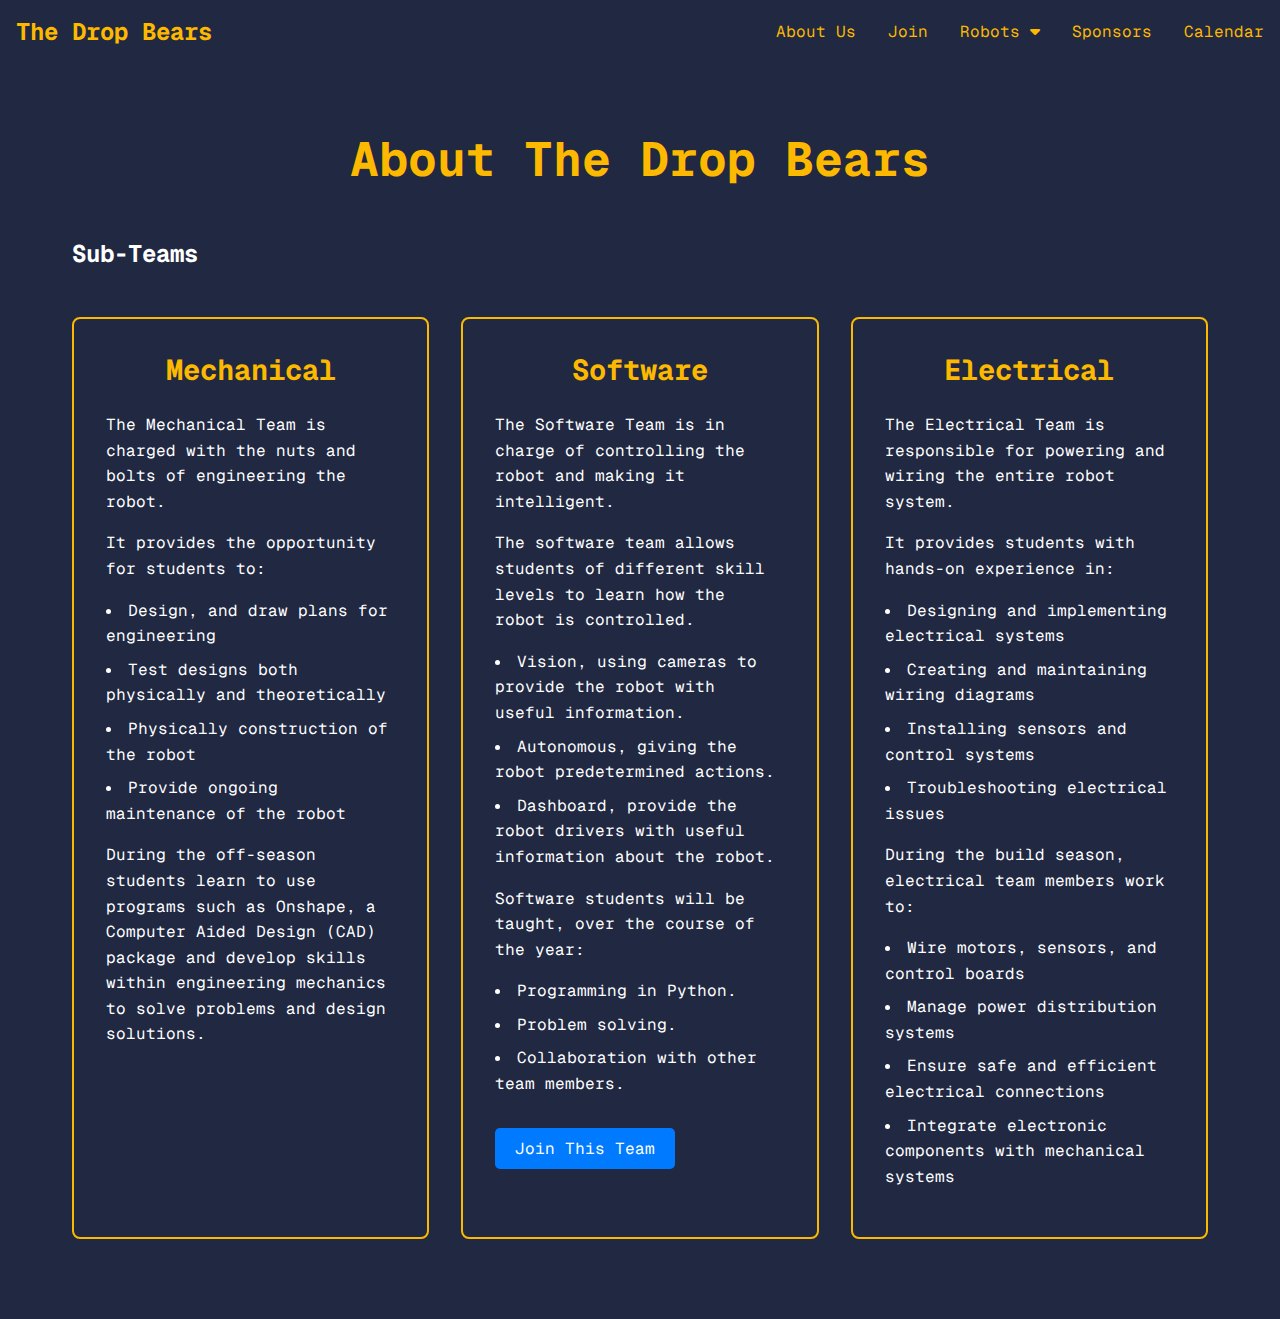
<file: about.html>
<!DOCTYPE html>
<html lang="en">
<head>
    <meta charset="UTF-8">
    <meta name="viewport" content="width=device-width, initial-scale=1.0">
    <title>About Us - The Drop Bears</title>
    <link href="https://fonts.googleapis.com/css2?family=Geist+Mono:wght@400;700&display=swap" rel="stylesheet">
    <link rel="stylesheet" href="https://cdnjs.cloudflare.com/ajax/libs/font-awesome/6.5.1/css/all.min.css">
    <link rel="stylesheet" href="styles.css">
</head>
<body>
    <!-- Same navigation as index.html -->
    <nav>
        <a href="https://dropbears.playcode.io" class="logo">The Drop Bears</a>
        <ul class="nav-links">
            <li><a href="https://dropbears.playcode.io/about">About Us</a></li>
            <li><a href="https://dropbears.playcode.io/join">Join</a></li>
            <li class="dropdown">
                <a href="https://dropbears.playcode.io/robots">Robots <i class="fas fa-caret-down"></i></a>
                <div class="dropdown-content">
                    <a href="https://dropbears.playcode.io/robots#current">Current Robot</a>
                    <a href="https://dropbears.playcode.io/robots#past">Past Robots</a>
                    <a href="https://dropbears.playcode.io/robots#awards">Awards</a>
                </div>
            </li>
            <li><a href="https://dropbears.playcode.io/sponsors">Sponsors</a></li>
            <li><a href="https://dropbears.playcode.io/calendar">Calendar</a></li>
        </ul>
    </nav>

    <div class="content-wrapper">
        <h1 class="section-title">About The Drop Bears</h1>
        
        <section class="team-info">
            <h2>Sub-Teams</h2>
            <div class="team-grid">
                <div class="team-card">
                    <h3>Mechanical</h3>
                    <p>The Mechanical Team is charged with the nuts and bolts of engineering the robot.</p>
                    
                    <p>It provides the opportunity for students to:</p>
                    <ul>
                        <li>Design, and draw plans for engineering</li>
                        <li>Test designs both physically and theoretically</li>
                        <li>Physically construction of the robot</li>
                        <li>Provide ongoing maintenance of the robot</li>
                    </ul>
                    
                    <p>During the off-season students learn to use programs such as Onshape, a Computer Aided Design (CAD) package and develop skills within engineering mechanics to solve problems and design solutions.</p>
                </div>

                <div class="team-card">
                    <h3>Software</h3>
                    <p>The Software Team is in charge of controlling the robot and making it intelligent.</p>
                    
                    <p>The software team allows students of different skill levels to learn how the robot is controlled.</p>
                    
                    <ul>
                        <li>Vision, using cameras to provide the robot with useful information.</li>
                        <li>Autonomous, giving the robot predetermined actions.</li>
                        <li>Dashboard, provide the robot drivers with useful information about the robot.</li>
                    </ul>
                    
                    <p>Software students will be taught, over the course of the year:</p>
                    <ul>
                        <li>Programming in Python.</li>
                        <li>Problem solving.</li>
                        <li>Collaboration with other team members.</li>
                    </ul>
                    <a href="join.html?team=software" class="join-team-btn">Join This Team</a>
                </div>

                <div class="team-card">
                    <h3>Electrical</h3>
                    <p>The Electrical Team is responsible for powering and wiring the entire robot system.</p>
                    
                    <p>It provides students with hands-on experience in:</p>
                    <ul>
                        <li>Designing and implementing electrical systems</li>
                        <li>Creating and maintaining wiring diagrams</li>
                        <li>Installing sensors and control systems</li>
                        <li>Troubleshooting electrical issues</li>
                    </ul>
                    
                    <p>During the build season, electrical team members work to:</p>
                    <ul>
                        <li>Wire motors, sensors, and control boards</li>
                        <li>Manage power distribution systems</li>
                        <li>Ensure safe and efficient electrical connections</li>
                        <li>Integrate electronic components with mechanical systems</li>
                    </ul>
                    
                    
                </div>
            </div>
        </section>
    </div>
</body>
</html>
</file>
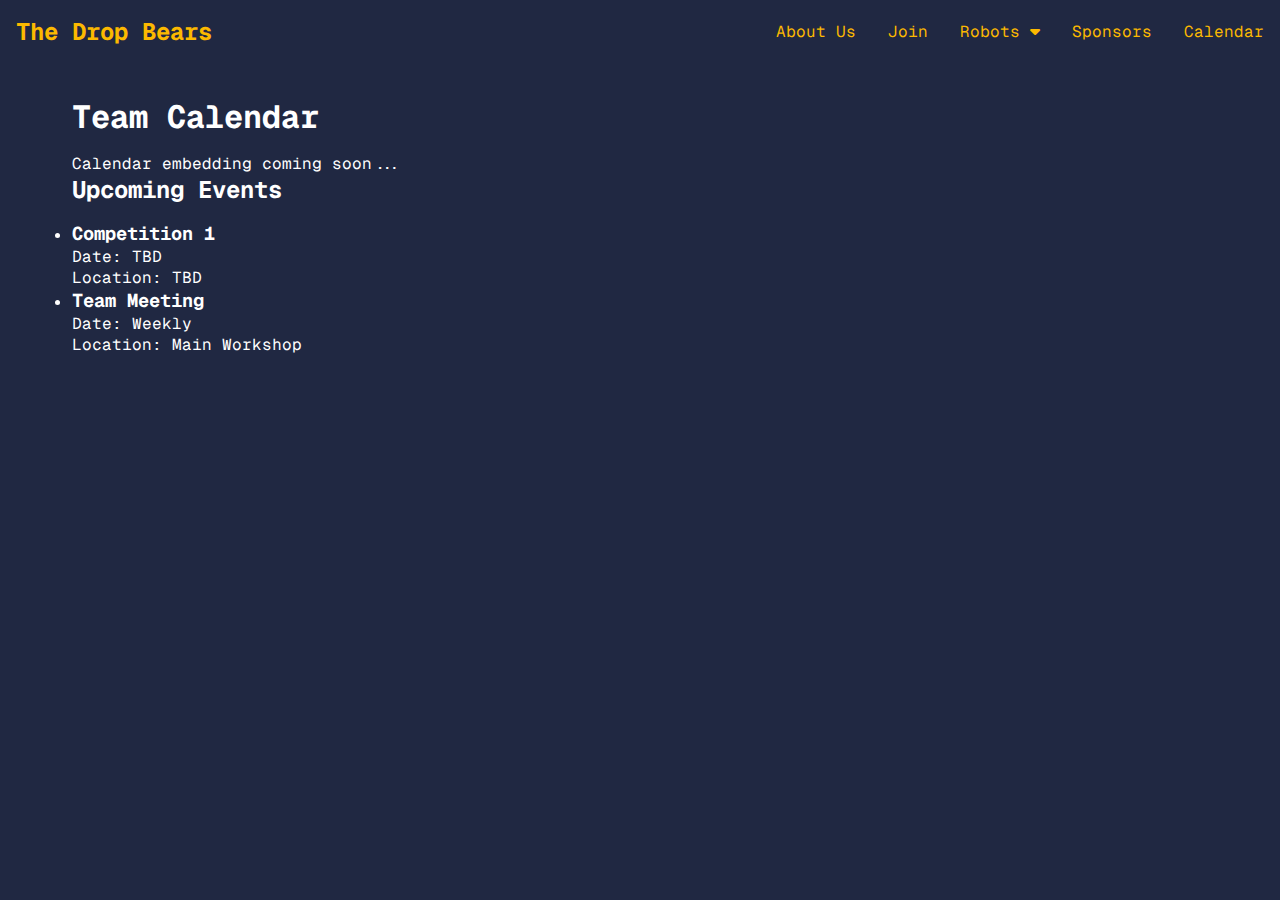
<file: calendar.html>
<!DOCTYPE html>
<html lang="en">
<head>
    <meta charset="UTF-8">
    <meta name="viewport" content="width=device-width, initial-scale=1.0">
    <title>Calendar - The Drop Bears</title>
    <link href="https://fonts.googleapis.com/css2?family=Geist+Mono:wght@400;700&display=swap" rel="stylesheet">
    <link rel="stylesheet" href="https://cdnjs.cloudflare.com/ajax/libs/font-awesome/6.5.1/css/all.min.css">
    <link rel="stylesheet" href="styles.css">
</head>
<body>
    <nav>
        <a href="https://dropbears.playcode.io" class="logo">The Drop Bears</a>
        <ul class="nav-links">
            <li><a href="https://dropbears.playcode.io/about">About Us</a></li>
            <li><a href="https://dropbears.playcode.io/join">Join</a></li>
            <li class="dropdown">
                <a href="https://dropbears.playcode.io/robots">Robots <i class="fas fa-caret-down"></i></a>
                <div class="dropdown-content">
                    <a href="https://dropbears.playcode.io/robots#current">Current Robot</a>
                    <a href="https://dropbears.playcode.io/robots#past">Past Robots</a>
                    <a href="https://dropbears.playcode.io/robots#awards">Awards</a>
                </div>
            </li>
            <li><a href="https://dropbears.playcode.io/sponsors">Sponsors</a></li>
            <li><a href="https://dropbears.playcode.io/calendar">Calendar</a></li>
        </ul>
    </nav>

    <div class="content-wrapper">
        <h1>Team Calendar</h1>
        <section class="calendar-section">
            <div class="calendar-container">
                <!-- Embed your calendar here (Google Calendar, etc.) -->
                <p>Calendar embedding coming soon...</p>
            </div>

            <div class="upcoming-events">
                <h2>Upcoming Events</h2>
                <ul class="events-list">
                    <li>
                        <h3>Competition 1</h3>
                        <p>Date: TBD</p>
                        <p>Location: TBD</p>
                    </li>
                    <li>
                        <h3>Team Meeting</h3>
                        <p>Date: Weekly</p>
                        <p>Location: Main Workshop</p>
                    </li>
                </ul>
            </div>
        </section>
    </div>
</body>
</html>
</file>
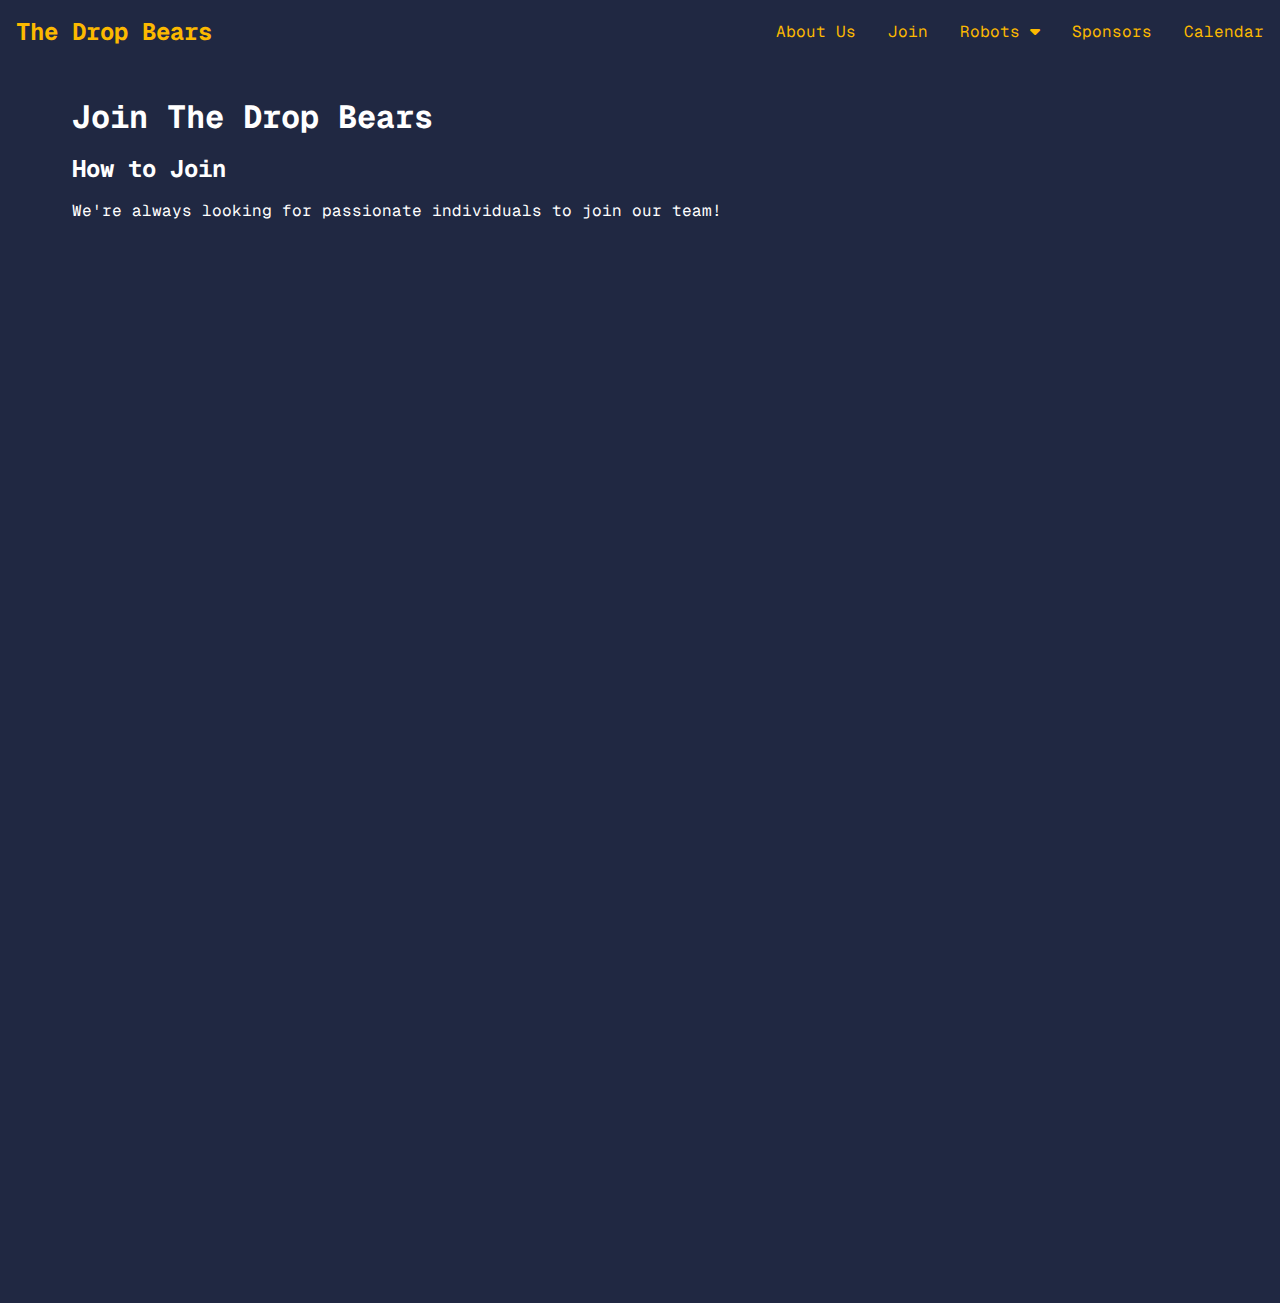
<file: join.html>
<!DOCTYPE html>
<html lang="en">
<head>
    <meta charset="UTF-8">
    <meta name="viewport" content="width=device-width, initial-scale=1.0">
    <title>Join Us - The Drop Bears</title>
    <link href="https://fonts.googleapis.com/css2?family=Geist+Mono:wght@400;700&display=swap" rel="stylesheet">
    <link rel="stylesheet" href="https://cdnjs.cloudflare.com/ajax/libs/font-awesome/6.5.1/css/all.min.css">
    <link rel="stylesheet" href="styles.css">
</head>
<body>
    <nav>
        <a href="https://dropbears.playcode.io" class="logo">The Drop Bears</a>
        <ul class="nav-links">
            <li><a href="https://dropbears.playcode.io/about">About Us</a></li>
            <li><a href="https://dropbears.playcode.io/join">Join</a></li>
            <li class="dropdown">
                <a href="https://dropbears.playcode.io/robots">Robots <i class="fas fa-caret-down"></i></a>
                <div class="dropdown-content">
                    <a href="https://dropbears.playcode.io/robots#current">Current Robot</a>
                    <a href="https://dropbears.playcode.io/robots#past">Past Robots</a>
                    <a href="https://dropbears.playcode.io/robots#awards">Awards</a>
                </div>
            </li>
            <li><a href="https://dropbears.playcode.io/sponsors">Sponsors</a></li>
            <li><a href="https://dropbears.playcode.io/calendar">Calendar</a></li>
        </ul>
    </nav>

    <div class="content-wrapper">
        <h1>Join The Drop Bears</h1>
        <section class="join-info">
            <h2>How to Join</h2>
            <p>We're always looking for passionate individuals to join our team!</p>
            
            <div class="google-form-container">
                <iframe 
                    src="https://docs.google.com/forms/d/e/1FAIpQLScQcI4WNEyhop5PvZrPBDDOjWkOML8W9z5QtaQ6kQUmJQLgnQ/viewform?embedded=true" 
                    width="640" 
                    height="978" 
                    frameborder="0" 
                    marginheight="0" 
                    marginwidth="0">
                    Loading…
                </iframe>
            </div>
        </section>
    </div>

    <script>
        window.onload = function() {
            const urlParams = new URLSearchParams(window.location.search);
            const team = urlParams.get('team');
            
            if (team) {
                const teamSelect = document.querySelector('select[name="team"]');
                if (teamSelect) {
                    teamSelect.value = team;
                }
            }
        }
    </script>
</body>
</html>
</file>
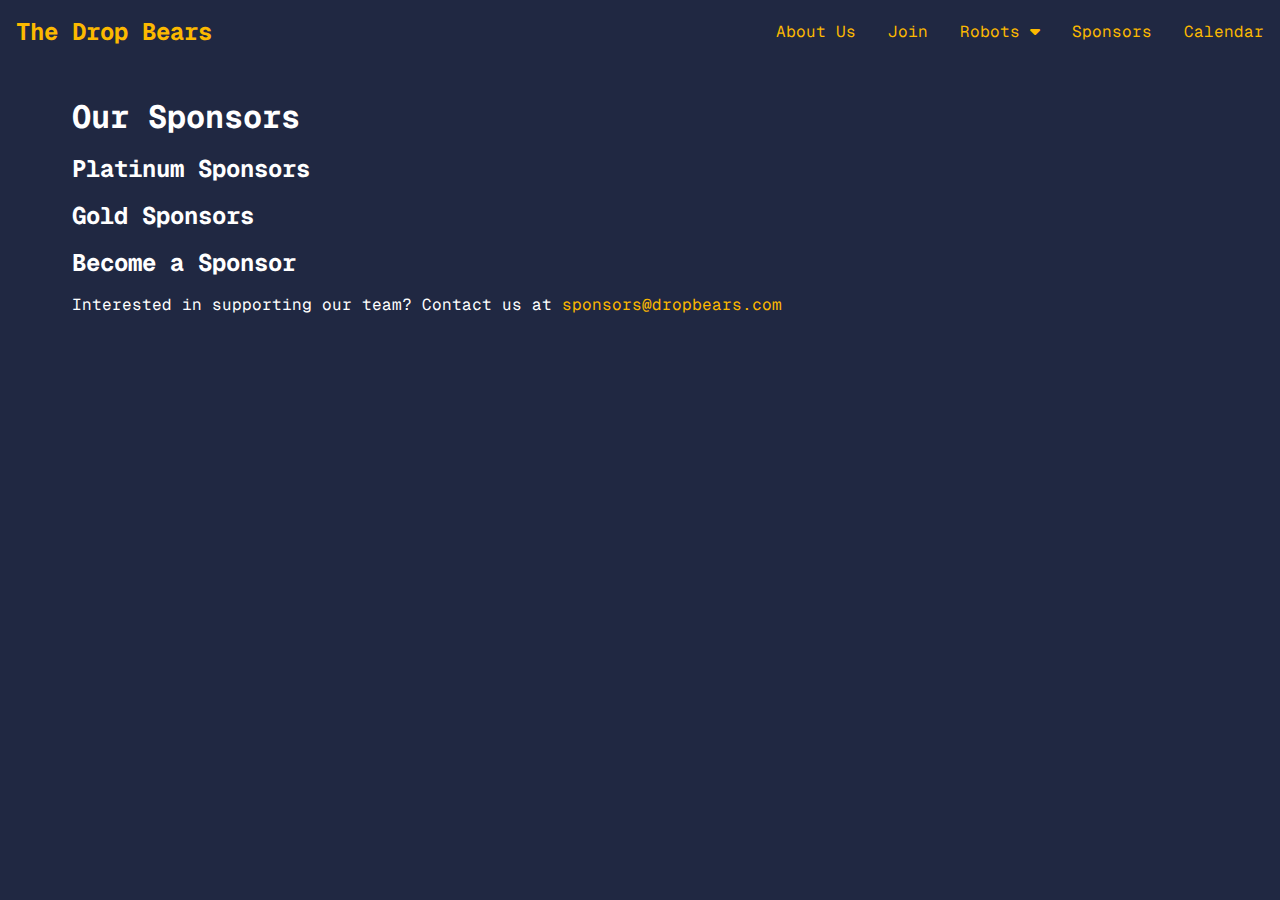
<file: sponsors.html>
<!DOCTYPE html>
<html lang="en">
<head>
    <meta charset="UTF-8">
    <meta name="viewport" content="width=device-width, initial-scale=1.0">
    <title>Sponsors - The Drop Bears</title>
    <link href="https://fonts.googleapis.com/css2?family=Geist+Mono:wght@400;700&display=swap" rel="stylesheet">
    <link rel="stylesheet" href="https://cdnjs.cloudflare.com/ajax/libs/font-awesome/6.5.1/css/all.min.css">
    <link rel="stylesheet" href="styles.css">
</head>
<body>
    <!-- Same navigation as other pages -->
    <nav>
        <a href="https://dropbears.playcode.io" class="logo">The Drop Bears</a>
        <ul class="nav-links">
            <li><a href="https://dropbears.playcode.io/about">About Us</a></li>
            <li><a href="https://dropbears.playcode.io/join">Join</a></li>
            <li class="dropdown">
                <a href="https://dropbears.playcode.io/robots">Robots <i class="fas fa-caret-down"></i></a>
                <div class="dropdown-content">
                    <a href="https://dropbears.playcode.io/robots#current">Current Robot</a>
                    <a href="https://dropbears.playcode.io/robots#past">Past Robots</a>
                    <a href="https://dropbears.playcode.io/robots#awards">Awards</a>
                </div>
            </li>
            <li><a href="https://dropbears.playcode.io/sponsors">Sponsors</a></li>
            <li><a href="https://dropbears.playcode.io/calendar">Calendar</a></li>
        </ul>
    </nav>

    <div class="content-wrapper">
        <h1>Our Sponsors</h1>
        <section class="sponsor-tiers">
            <div class="platinum-sponsors">
                <h2>Platinum Sponsors</h2>
                <div class="sponsor-grid">
                    <!-- Sponsor logos and info -->
                </div>
            </div>

            <div class="gold-sponsors">
                <h2>Gold Sponsors</h2>
                <div class="sponsor-grid">
                    <!-- Sponsor logos and info -->
                </div>
            </div>

            <section class="become-sponsor">
                <h2>Become a Sponsor</h2>
                <p>Interested in supporting our team? Contact us at <a href="mailto:sponsors@dropbears.com">sponsors@dropbears.com</a></p>
            </section>
        </section>
    </div>
</body>
</html>
</file>
<file: styles.css>
:root {
    --primary-bg: #202842;
    --accent-color: #FCB900;
}

* {
    margin: 0;
    padding: 0;
    box-sizing: border-box;
    font-family: 'Geist Mono', monospace;
}

body {
    background-color: var(--primary-bg);
    color: white;
}

/* Navigation Styles */
nav {
    background-color: var(--primary-bg);
    padding: 1rem;
    display: flex;
    justify-content: space-between;
    align-items: center;
    position: fixed;
    width: 100%;
    top: 0;
    z-index: 1000;
}

.logo {
    color: var(--accent-color);
    font-size: 1.5rem;
    font-weight: bold;
    text-decoration: none;
}

.nav-links {
    display: flex;
    gap: 2rem;
    list-style: none;
}

.nav-links a {
    color: var(--accent-color);
    text-decoration: none;
    transition: opacity 0.3s;
}

/* Content Wrapper */
.content-wrapper {
    padding: 6rem 2rem 2rem;
    max-width: 1200px;
    margin: 0 auto;
}

/* Form Styles */
.form-group {
    margin-bottom: 1rem;
}

input, select, textarea {
    width: 100%;
    padding: 0.5rem;
    margin-top: 0.5rem;
    background: #2a365a;
    border: 1px solid var(--accent-color);
    color: white;
}

button {
    background: var(--accent-color);
    color: var(--primary-bg);
    padding: 0.5rem 1rem;
    border: none;
    cursor: pointer;
}

/* Links */
a {
    color: var(--accent-color);
    text-decoration: none;
}

/* Sections */
section {
    margin-bottom: 2rem;
}

h1, h2 {
    margin-bottom: 1rem;
}

/* Grid Layout */
.info-grid {
    display: grid;
    grid-template-columns: repeat(3, 1fr);
    gap: 2rem;
    padding: 2rem;
    max-width: 1200px;
    margin: 0 auto;
}

.info-card {
    padding: 2rem;
    border-radius: 8px;
    border: 2px solid var(--accent-color);
}

.info-card h2 {
    color: var(--accent-color);
    font-size: 2rem;
    margin-bottom: 1rem;
    text-align: center;
}

.info-card hr {
    border: none;
    height: 2px;
    background-color: var(--accent-color);
    margin: 1rem 0;
}

.info-card p {
    font-size: 1.1rem;
    line-height: 1.6;
}

/* Add main heading style */
.section-title {
    color: var(--accent-color);
    font-size: 3rem;
    text-align: center;
    margin-bottom: 3rem;
    padding-top: 2rem;
}

/* Bouncing Arrow */
.scroll-arrow {
    position: absolute;
    bottom: 2rem;
    left: 50%;
    transform: translateX(-50%);
    color: white;
    font-size: 2rem;
    animation: bounce 2s infinite;
    cursor: pointer;
    transition: opacity 0.3s ease;
}

@keyframes bounce {
    0%, 20%, 50%, 80%, 100% {
        transform: translateY(0) translateX(-50%);
    }
    40% {
        transform: translateY(-30px) translateX(-50%);
    }
    60% {
        transform: translateY(-15px) translateX(-50%);
    }
}

.scroll-arrow.hidden {
    opacity: 0;
}

/* Team Grid Styles */
.team-grid {
    display: grid;
    grid-template-columns: repeat(3, 1fr);
    gap: 2rem;
    margin: 3rem 0;
}

.team-card {
    padding: 2rem;
    border: 2px solid var(--accent-color);
    border-radius: 8px;
}

.team-card h3 {
    color: var(--accent-color);
    font-size: 1.8rem;
    margin-bottom: 1.5rem;
    text-align: center;
}

.team-card ul {
    list-style-position: inside;
    margin: 1rem 0;
}

.team-card li {
    margin-bottom: 0.5rem;
    line-height: 1.6;
}

.team-card p {
    margin-bottom: 1rem;
    line-height: 1.6;
}

.join-team-btn {
    display: inline-block;
    background-color: #007bff;
    color: white;
    padding: 10px 20px;
    text-decoration: none;
    border-radius: 5px;
    margin-top: 15px;
    transition: background-color 0.3s ease;
}

.join-team-btn:hover {
    background-color: #0056b3;
}

.team-box {
    display: flex;
    flex-direction: column;
}

/* Dropdown styles */
.dropdown {
    position: relative;
}

.dropdown-content {
    display: none;
    position: absolute;
    background-color: var(--primary-bg);
    min-width: 160px;
    box-shadow: 0 8px 16px rgba(0,0,0,0.2);
    z-index: 1;
    border: 1px solid var(--accent-color);
}

.dropdown-content a {
    color: var(--accent-color);
    padding: 12px 16px;
    display: block;
    text-decoration: none;
}

.dropdown-content a:hover {
    background-color: #2a365a;
}

.dropdown:hover .dropdown-content {
    display: block;
}

/* Hero Section */
.hero {
    height: 100vh;
    position: relative;
    display: flex;
    justify-content: center;
    align-items: center;
    text-align: center;
}

.hero::before {
    content: '';
    position: absolute;
    top: 0;
    left: 0;
    width: 100%;
    height: 100%;
    background-image: url('https://res.cloudinary.com/dws8o7mce/image/upload/v1731896207/Southern_Cross_Team_Photo_2023_tsqotb.jpg');
    background-size: cover;
    background-position: center;
    filter: blur(8px);
    -webkit-filter: blur(8px);
    z-index: -1;
}

.hero-content {
    z-index: 1;
    padding: 2rem;
}

.hero-title {
    font-size: 4.5rem;
    color: white;
    margin-bottom: 1.5rem;
    font-weight: bold;
}

.hero-subtitle {
    font-size: 1.5rem;
    color: white;
    max-width: 800px;
    line-height: 1.6;
}

/* Content Section */
.content {
    padding: 2rem;
    max-width: 1200px;
    margin: 0 auto;
}

/* Hero Logo */
.hero-logo {
    max-width: 500px;
    width: 100%;
    height: auto;
    margin-bottom: 2rem;
}

/* Navigation hover effect */
.nav-links a:hover {
    opacity: 0.8;
}

/* Navigation shadow on scroll */
nav.scrolled {
    box-shadow: 0 2px 10px rgba(0,0,0,0.3);
}

/* Season Highlights Section */
.season-highlights {
    padding: 4rem 2rem;
    max-width: 1200px;
    margin: 0 auto;
}

.highlights-content, .leadership-content {
    background-color: rgba(255, 255, 255, 0.05);
    padding: 2rem;
    border-radius: 8px;
    margin: 2rem 0;
}

.highlights-content p, .leadership-content p {
    margin-bottom: 1.5rem;
    line-height: 1.8;
    font-size: 1.1rem;
}

.highlights-content p:last-child, .leadership-content p:last-child {
    margin-bottom: 0;
}

.section-subtitle {
    color: var(--accent-color);
    font-size: 2rem;
    margin: 3rem 0 1.5rem;
}

.google-form-container {
    width: 100%;
    max-width: 640px;
    margin: 0 auto;
    padding: 20px 0;
}

.google-form-container iframe {
    width: 100%;
    max-width: 640px;
    margin: 0 auto;
    display: block;
}

/* Hamburger Menu Styles */
.hamburger {
    display: none;
    flex-direction: column;
    cursor: pointer;
    padding: 10px;
}

.hamburger span {
    width: 25px;
    height: 3px;
    background-color: var(--accent-color);
    margin: 2px 0;
    transition: 0.4s;
}

/* Mobile Navigation Styles */
@media screen and (max-width: 768px) {
    .hamburger {
        display: flex;
    }

    .nav-links {
        display: none;
        position: absolute;
        top: 100%;
        left: 0;
        right: 0;
        flex-direction: column;
        background-color: var(--primary-bg);
        padding: 1rem;
        gap: 1rem;
        border-top: 1px solid var(--accent-color);
    }

    .nav-links.active {
        display: flex;
    }

    /* Adjust dropdown positioning for mobile */
    .dropdown-content {
        position: static;
        width: 100%;
        box-shadow: none;
        border: none;
        background-color: transparent;
        padding-left: 1rem;
    }

    .dropdown-content a {
        padding: 0.5rem 1rem;
    }

    /* Hamburger animation classes */
    .hamburger.active span:nth-child(1) {
        transform: rotate(-45deg) translate(-5px, 6px);
    }

    .hamburger.active span:nth-child(2) {
        opacity: 0;
    }

    .hamburger.active span:nth-child(3) {
        transform: rotate(45deg) translate(-5px, -6px);
    }
}
</file>
